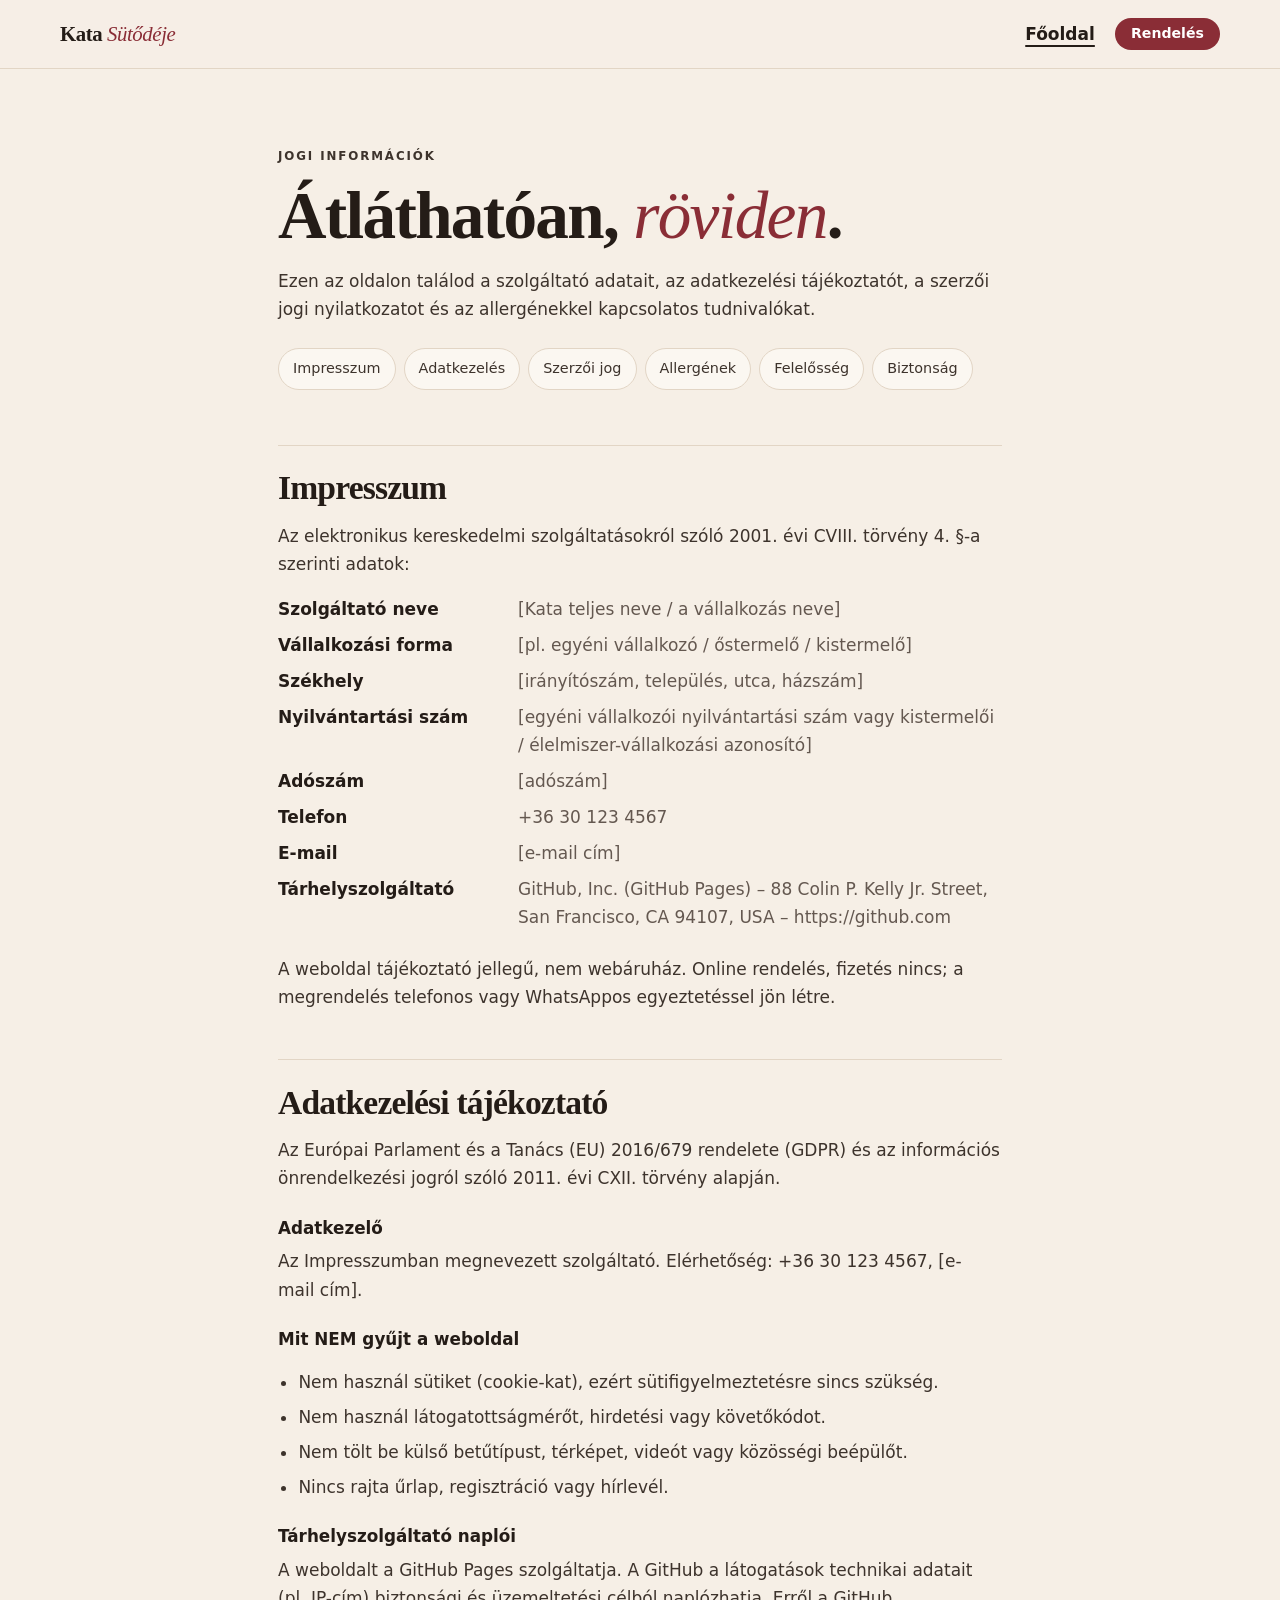
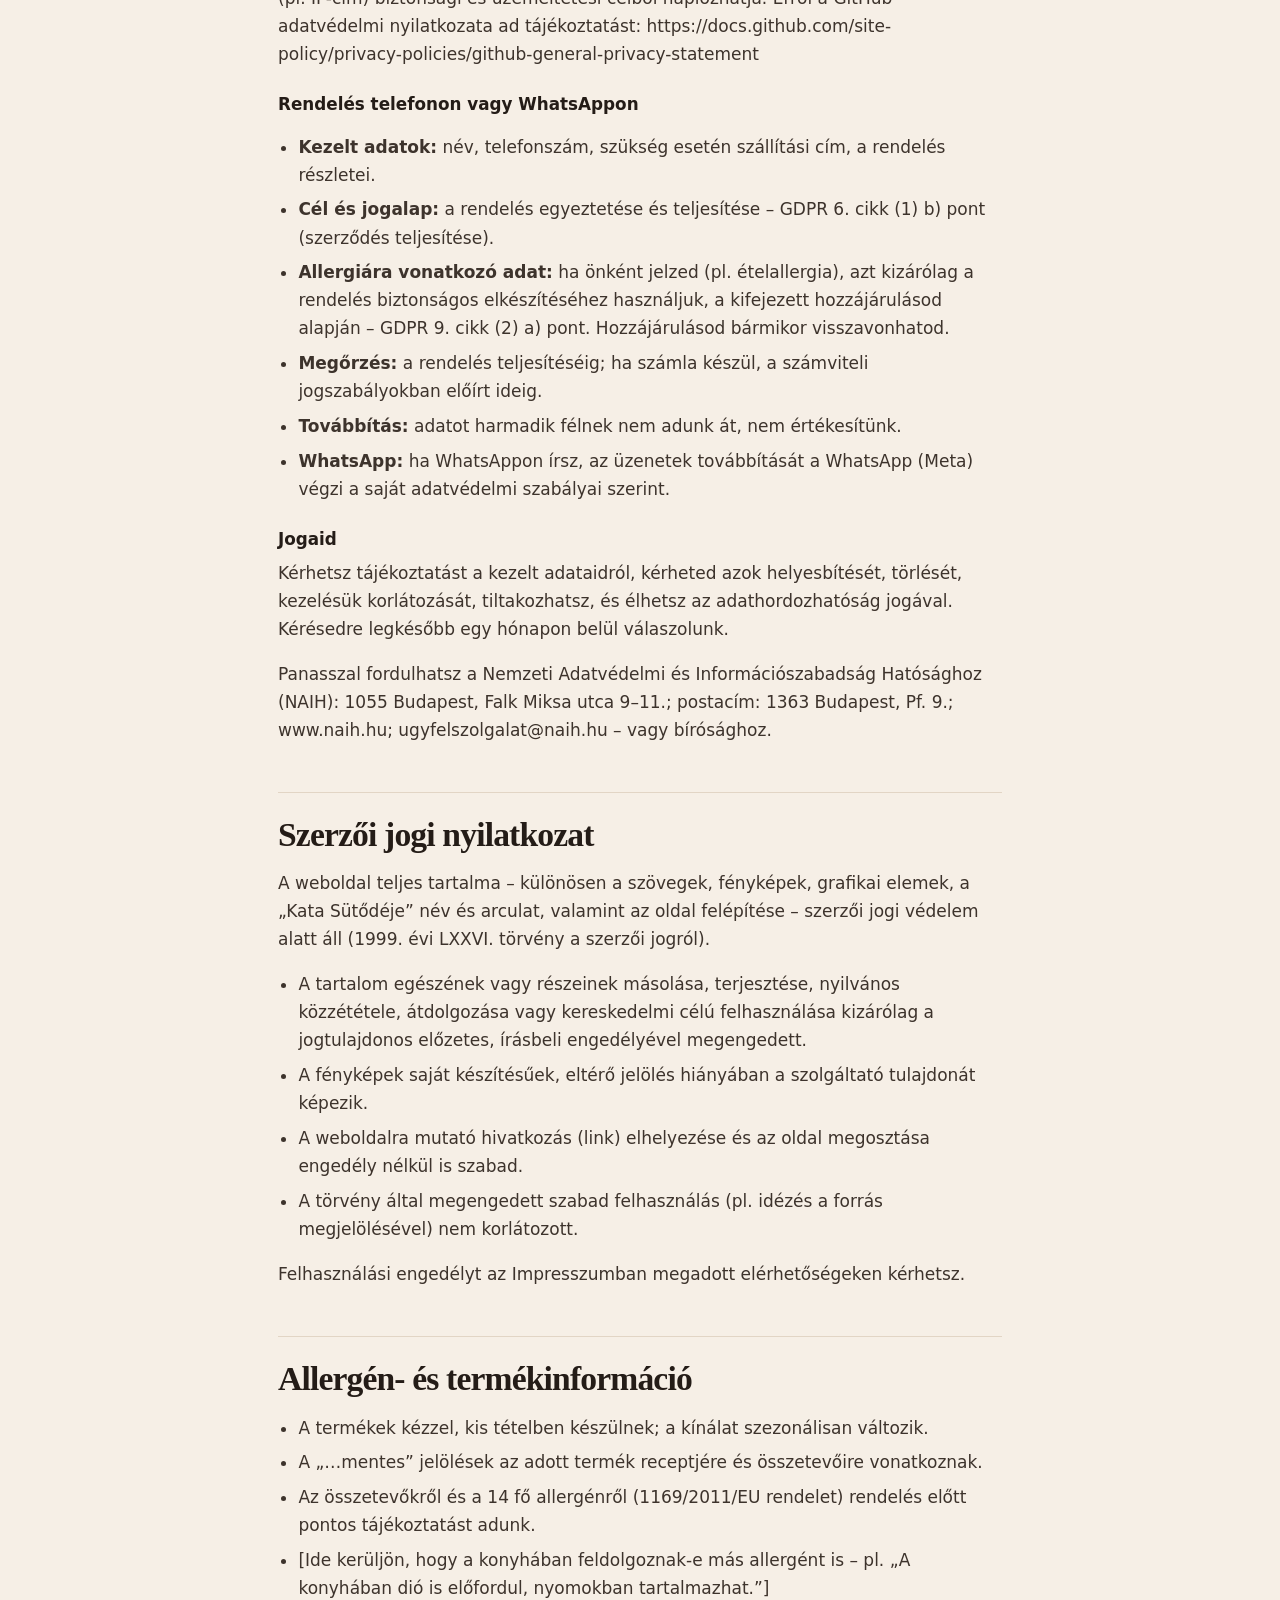
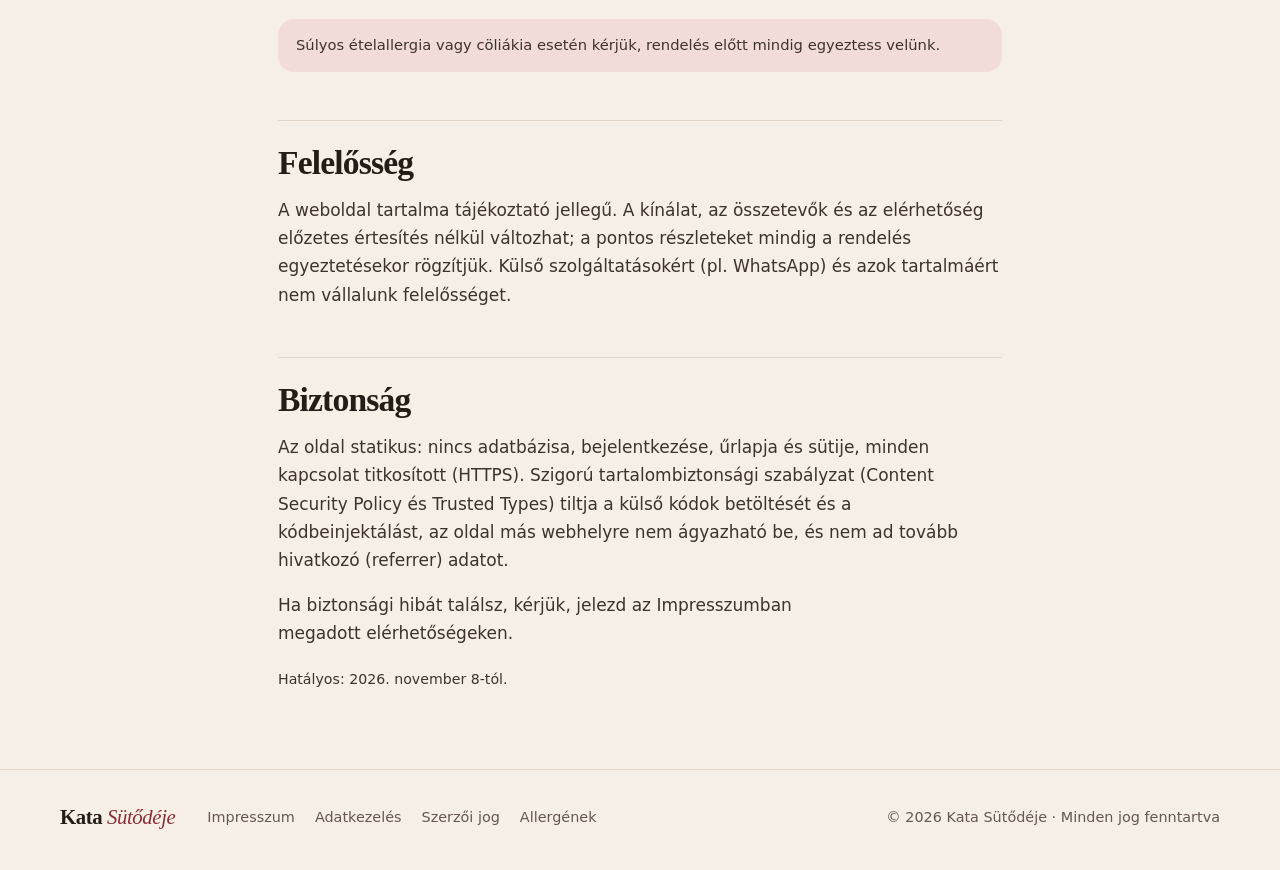
<file: jogi.html>
<!DOCTYPE html>
<html lang="hu">
<head>
  <meta charset="utf-8">
  <meta http-equiv="Content-Security-Policy" content="default-src 'none'; script-src 'self'; style-src 'self'; img-src 'self'; base-uri 'none'; form-action 'none'; object-src 'none'; require-trusted-types-for 'script'; trusted-types 'none'; upgrade-insecure-requests">
  <meta name="referrer" content="no-referrer">
  <meta name="viewport" content="width=device-width, initial-scale=1">
  <meta name="color-scheme" content="light">
  <meta name="theme-color" content="#f6efe6">
  <title>Jogi információk – Kata Sütődéje</title>
  <meta name="description" content="Impresszum, adatkezelési tájékoztató, szerzői jogi nyilatkozat és allergén-tájékoztató – Kata Sütődéje.">
  <link rel="canonical" href="https://katasutodeje.hu/jogi.html">
  <link rel="icon" href="favicon.svg" type="image/svg+xml">
  <link rel="stylesheet" href="styles.css">
  <script src="kinalat.js" defer></script>
  <script src="script.js" defer></script>
</head>
<body>
<a class="skip" href="#tartalom">Ugrás a tartalomra</a>

<header class="header">
  <div class="wrap header__in">
    <a class="brand" href="./">Kata <em>Sütődéje</em></a>
    <a class="link" href="./">Főoldal</a>
    <a class="btn btn--sm" href="./#rendeles">Rendelés</a>
  </div>
</header>

<main class="legal" id="tartalom">
  <p class="eyebrow">Jogi információk</p>
  <h1>Átláthatóan, <em>röviden</em>.</h1>
  <p>Ezen az oldalon találod a szolgáltató adatait, az adatkezelési tájékoztatót, a szerzői jogi nyilatkozatot és az allergénekkel kapcsolatos tudnivalókat.</p>
  <ul class="toc">
    <li><a href="#impresszum">Impresszum</a></li>
    <li><a href="#adatkezeles">Adatkezelés</a></li>
    <li><a href="#szerzoi-jog">Szerzői jog</a></li>
    <li><a href="#allergenek">Allergének</a></li>
    <li><a href="#felelosseg">Felelősség</a></li>
    <li><a href="#biztonsag">Biztonság</a></li>
  </ul>

  <!-- ===================== IMPRESSZUM ===================== -->
  <h2 id="impresszum">Impresszum</h2>
  <p>Az elektronikus kereskedelmi szolgáltatásokról szóló 2001. évi CVIII. törvény 4. §-a szerinti adatok:</p>
  <dl>
    <dt>Szolgáltató neve</dt><dd>[Kata teljes neve / a vállalkozás neve]</dd>
    <dt>Vállalkozási forma</dt><dd>[pl. egyéni vállalkozó / őstermelő / kistermelő]</dd>
    <dt>Székhely</dt><dd>[irányítószám, település, utca, házszám]</dd>
    <dt>Nyilvántartási szám</dt><dd>[egyéni vállalkozói nyilvántartási szám vagy kistermelői / élelmiszer-vállalkozási azonosító]</dd>
    <dt>Adószám</dt><dd>[adószám]</dd>
    <dt>Telefon</dt><dd><span data-telefon></span></dd>
    <dt>E-mail</dt><dd>[e-mail cím]</dd>
    <dt>Tárhelyszolgáltató</dt><dd>GitHub, Inc. (GitHub Pages) – 88 Colin P. Kelly Jr. Street, San Francisco, CA 94107, USA – https://github.com</dd>
  </dl>
  <p>A weboldal tájékoztató jellegű, nem webáruház. Online rendelés, fizetés nincs; a megrendelés telefonos vagy WhatsAppos egyeztetéssel jön létre.</p>

  <!-- ===================== ADATKEZELÉS ===================== -->
  <h2 id="adatkezeles">Adatkezelési tájékoztató</h2>
  <p>Az Európai Parlament és a Tanács (EU) 2016/679 rendelete (GDPR) és az információs önrendelkezési jogról szóló 2011. évi CXII. törvény alapján.</p>

  <h3>Adatkezelő</h3>
  <p>Az Impresszumban megnevezett szolgáltató. Elérhetőség: <span data-telefon></span>, [e-mail cím].</p>

  <h3>Mit NEM gyűjt a weboldal</h3>
  <ul>
    <li>Nem használ sütiket (cookie-kat), ezért sütifigyelmeztetésre sincs szükség.</li>
    <li>Nem használ látogatottságmérőt, hirdetési vagy követőkódot.</li>
    <li>Nem tölt be külső betűtípust, térképet, videót vagy közösségi beépülőt.</li>
    <li>Nincs rajta űrlap, regisztráció vagy hírlevél.</li>
  </ul>

  <h3>Tárhelyszolgáltató naplói</h3>
  <p>A weboldalt a GitHub Pages szolgáltatja. A GitHub a látogatások technikai adatait (pl. IP-cím) biztonsági és üzemeltetési célból naplózhatja. Erről a GitHub adatvédelmi nyilatkozata ad tájékoztatást: https://docs.github.com/site-policy/privacy-policies/github-general-privacy-statement</p>

  <h3>Rendelés telefonon vagy WhatsAppon</h3>
  <ul>
    <li><strong>Kezelt adatok:</strong> név, telefonszám, szükség esetén szállítási cím, a rendelés részletei.</li>
    <li><strong>Cél és jogalap:</strong> a rendelés egyeztetése és teljesítése – GDPR 6. cikk (1) b) pont (szerződés teljesítése).</li>
    <li><strong>Allergiára vonatkozó adat:</strong> ha önként jelzed (pl. ételallergia), azt kizárólag a rendelés biztonságos elkészítéséhez használjuk, a kifejezett hozzájárulásod alapján – GDPR 9. cikk (2) a) pont. Hozzájárulásod bármikor visszavonhatod.</li>
    <li><strong>Megőrzés:</strong> a rendelés teljesítéséig; ha számla készül, a számviteli jogszabályokban előírt ideig.</li>
    <li><strong>Továbbítás:</strong> adatot harmadik félnek nem adunk át, nem értékesítünk.</li>
    <li><strong>WhatsApp:</strong> ha WhatsAppon írsz, az üzenetek továbbítását a WhatsApp (Meta) végzi a saját adatvédelmi szabályai szerint.</li>
  </ul>

  <h3>Jogaid</h3>
  <p>Kérhetsz tájékoztatást a kezelt adataidról, kérheted azok helyesbítését, törlését, kezelésük korlátozását, tiltakozhatsz, és élhetsz az adathordozhatóság jogával. Kérésedre legkésőbb egy hónapon belül válaszolunk.</p>
  <p>Panasszal fordulhatsz a Nemzeti Adatvédelmi és Információszabadság Hatósághoz (NAIH): 1055 Budapest, Falk Miksa utca 9–11.; postacím: 1363 Budapest, Pf. 9.; www.naih.hu; ugyfelszolgalat@naih.hu – vagy bírósághoz.</p>

  <!-- ===================== SZERZŐI JOG ===================== -->
  <h2 id="szerzoi-jog">Szerzői jogi nyilatkozat</h2>
  <p>A weboldal teljes tartalma – különösen a szövegek, fényképek, grafikai elemek, a „Kata Sütődéje” név és arculat, valamint az oldal felépítése – szerzői jogi védelem alatt áll (1999. évi LXXVI. törvény a szerzői jogról).</p>
  <ul>
    <li>A tartalom egészének vagy részeinek másolása, terjesztése, nyilvános közzététele, átdolgozása vagy kereskedelmi célú felhasználása kizárólag a jogtulajdonos előzetes, írásbeli engedélyével megengedett.</li>
    <li>A fényképek saját készítésűek, eltérő jelölés hiányában a szolgáltató tulajdonát képezik.</li>
    <li>A weboldalra mutató hivatkozás (link) elhelyezése és az oldal megosztása engedély nélkül is szabad.</li>
    <li>A törvény által megengedett szabad felhasználás (pl. idézés a forrás megjelölésével) nem korlátozott.</li>
  </ul>
  <p>Felhasználási engedélyt az Impresszumban megadott elérhetőségeken kérhetsz.</p>

  <!-- ===================== ALLERGÉNEK ===================== -->
  <h2 id="allergenek">Allergén- és termékinformáció</h2>
  <ul>
    <li>A termékek kézzel, kis tételben készülnek; a kínálat szezonálisan változik.</li>
    <li>A „…mentes” jelölések az adott termék receptjére és összetevőire vonatkoznak.</li>
    <li>Az összetevőkről és a 14 fő allergénről (1169/2011/EU rendelet) rendelés előtt pontos tájékoztatást adunk.</li>
    <li>[Ide kerüljön, hogy a konyhában feldolgoznak-e más allergént is – pl. „A konyhában dió is előfordul, nyomokban tartalmazhat.”]</li>
  </ul>
  <p class="note">Súlyos ételallergia vagy cöliákia esetén kérjük, rendelés előtt mindig egyeztess velünk.</p>

  <!-- ===================== FELELŐSSÉG ===================== -->
  <h2 id="felelosseg">Felelősség</h2>
  <p>A weboldal tartalma tájékoztató jellegű. A kínálat, az összetevők és az elérhetőség előzetes értesítés nélkül változhat; a pontos részleteket mindig a rendelés egyeztetésekor rögzítjük. Külső szolgáltatásokért (pl. WhatsApp) és azok tartalmáért nem vállalunk felelősséget.</p>

  <!-- ===================== BIZTONSÁG ===================== -->
  <h2 id="biztonsag">Biztonság</h2>
  <p>Az oldal statikus: nincs adatbázisa, bejelentkezése, űrlapja és sütije, minden kapcsolat titkosított (HTTPS). Szigorú tartalombiztonsági szabályzat (Content Security Policy és Trusted Types) tiltja a külső kódok betöltését és a kódbeinjektálást, az oldal más webhelyre nem ágyazható be, és nem ad tovább hivatkozó (referrer) adatot.</p>
  <p>Ha biztonsági hibát találsz, kérjük, jelezd az Impresszumban megadott elérhetőségeken.</p>

  <p><small>Hatályos: 2026. november 8-tól.</small></p>
</main>

<footer class="footer">
  <div class="wrap footer__in">
    <a class="brand" href="./">Kata <em>Sütődéje</em></a>
    <nav class="footer__links" aria-label="Jogi információk">
      <a href="#impresszum">Impresszum</a>
      <a href="#adatkezeles">Adatkezelés</a>
      <a href="#szerzoi-jog">Szerzői jog</a>
      <a href="#allergenek">Allergének</a>
    </nav>
    <p>© <span data-ev>2026</span> Kata Sütődéje · Minden jog fenntartva</p>
  </div>
</footer>
</body>
</html>
</file>
<file: styles.css>
/* ===== Kata Sütődéje – v4 (letisztult, fotóközpontú) ===== */
:root {
  --bg: #f6efe6; --paper: #fbf7f1; --tint: #efe4d6; --ink: #241c17; --muted: #645850; --line: #e2d5c5;
  --accent: #8a2d36; --accent-dark: #6f222a; --accent-soft: #f1dcd7; --sage: #4f5e33; --sage-soft: #e2e6d2;
  --wa: #167a3e;
  --r-lg: 28px; --r-md: 20px;
  --serif: "Iowan Old Style", "Palatino Linotype", "Book Antiqua", Palatino, ui-serif, Georgia, serif;
  --sans: ui-sans-serif, system-ui, -apple-system, "Segoe UI", Roboto, "Helvetica Neue", Arial, sans-serif;
  --pad: clamp(18px, 4vw, 48px);
  color-scheme: light;
}
*, *::before, *::after { box-sizing: border-box; }
html { scroll-behavior: smooth; scroll-padding-top: 84px; overflow-x: clip; -webkit-text-size-adjust: 100%; }
body { margin: 0; background: var(--bg); color: var(--ink); font: 400 1.0625rem/1.65 var(--sans); -webkit-font-smoothing: antialiased; }
img { max-width: 100%; display: block; }
a { color: inherit; }
h1, h2, h3 { font-family: var(--serif); font-weight: 600; line-height: 1.02; letter-spacing: -.025em; margin: 0; text-wrap: balance; }
p { margin: 0 0 1em; text-wrap: pretty; }
em { font-style: italic; }
:focus-visible { outline: 3px solid var(--accent); outline-offset: 3px; border-radius: 6px; }
::selection { background: var(--accent); color: #fff; }
.skip { position: absolute; left: -9999px; top: 8px; z-index: 200; background: var(--ink); color: #fff; padding: 10px 16px; border-radius: 999px; }
.skip:focus { left: 8px; }
.wrap { width: min(1160px, 100% - 2 * var(--pad)); margin-inline: auto; }

/* ===== Gombok ===== */
.btn { display: inline-flex; align-items: center; justify-content: center; gap: .45em; padding: .9em 1.5em; border-radius: 999px; background: var(--accent); color: #fff; border: 0;
  font: 600 .95rem/1.1 var(--sans); text-decoration: none; white-space: nowrap; cursor: pointer; transition: background .2s, transform .2s; }
.btn:hover { background: var(--accent-dark); transform: translateY(-1px); }
.btn--sm { padding: .62em 1.15em; font-size: .88rem; }
.btn--wa { background: var(--wa); }
.btn--wa:hover { background: #10602f; }
.link { font-weight: 600; text-decoration: underline; text-decoration-thickness: 1.5px; text-underline-offset: 5px; }
.link:hover { color: var(--accent); }
[data-telefon] { white-space: nowrap; }

.eyebrow { font: 600 .74rem/1.3 var(--sans); text-transform: uppercase; letter-spacing: .16em; color: var(--muted); margin-bottom: 1.1rem; }
.accent { color: var(--accent); font-style: italic; font-weight: 500; }

/* ===== Fejléc ===== */
.header { position: sticky; top: 0; z-index: 50; background: color-mix(in srgb, var(--bg) 94%, transparent); border-bottom: 1px solid var(--line); }
.header__in { display: flex; align-items: center; gap: 20px; height: 68px; }
.brand { font: 600 1.3rem/1 var(--serif); text-decoration: none; letter-spacing: -.02em; margin-right: auto; white-space: nowrap; }
.brand em { color: var(--accent); font-weight: 500; }
.nav { display: flex; gap: 26px; }
.nav a { text-decoration: none; font-size: .94rem; font-weight: 500; color: var(--muted); }
.nav a:hover { color: var(--ink); }
.menu-btn { display: none; width: 44px; height: 44px; border-radius: 50%; border: 1px solid var(--line); background: var(--paper); cursor: pointer; flex-direction: column; justify-content: center; align-items: center; gap: 5px; }
.menu-btn span { width: 16px; height: 1.5px; background: var(--ink); }
.sheet { margin: 0; inset: 10px; width: auto; height: auto; max-height: calc(100dvh - 20px); border: 1px solid var(--line); border-radius: var(--r-lg); background: var(--paper); color: var(--ink); padding: 72px 26px 26px; flex-direction: column; gap: 4px; }
.sheet:popover-open { display: flex; }
.sheet::backdrop { background: rgb(36 28 23 / .35); }
.sheet a:not(.btn) { font: 600 1.9rem/1.2 var(--serif); text-decoration: none; padding: 10px 0; border-bottom: 1px solid var(--line); }
.sheet .btn { margin-top: 22px; }
.sheet__close { position: absolute; top: 14px; right: 14px; width: 44px; height: 44px; border-radius: 50%; border: 1px solid var(--line); background: var(--bg); color: var(--ink); font-size: 1.1rem; cursor: pointer; }

/* ===== Nyitó ===== */
.hero { padding: clamp(40px, 7vw, 88px) 0 clamp(48px, 7vw, 80px); }
.hero h1 { font-size: clamp(2.5rem, 7vw, 5.6rem); line-height: .98; letter-spacing: -.035em; max-width: 14ch; }
.mark { position: relative; display: inline-block; color: var(--accent); font-style: italic; font-weight: 500; white-space: nowrap; }
.scribble { position: absolute; left: 0; right: 0; bottom: -.12em; width: 100%; height: .28em; overflow: visible; }
.scribble path { fill: none; stroke: var(--accent); stroke-width: 4; stroke-linecap: round; stroke-dasharray: 420; stroke-dashoffset: 0; }
.hero__row { display: flex; flex-wrap: wrap; align-items: flex-end; justify-content: space-between; gap: 20px 40px; margin: clamp(22px, 3vw, 36px) 0 clamp(28px, 4vw, 48px); }
.lead { font-size: clamp(1.06rem, 1.4vw, 1.22rem); color: var(--muted); max-width: 42ch; margin: 0; }
.hero__cta { display: flex; align-items: center; gap: 22px; }
.hero__img { width: 100%; aspect-ratio: 16 / 8; object-fit: cover; border-radius: var(--r-lg); }

/* ===== Fotóhely ===== */
.ph { display: grid; place-content: center; justify-items: center; text-align: center; gap: 6px; color: var(--accent);
  background: repeating-linear-gradient(135deg, transparent 0 14px, rgb(138 45 54 / .035) 14px 15px), var(--accent-soft); }
.ph__icon { width: 46px; height: 46px; fill: none; stroke: currentColor; stroke-width: 2.2; stroke-linecap: round; opacity: .75; }
.ph__icon circle { fill: currentColor; stroke: none; opacity: .5; }
.ph__label { font: italic 600 1.1rem var(--serif); }
.ph small { font: 500 .72rem var(--sans); color: var(--muted); }

/* ===== Szekciók ===== */
.section { padding: clamp(64px, 9vw, 120px) 0; }
.section--tint { background: var(--tint); }
.head { max-width: 640px; margin-bottom: clamp(30px, 4vw, 52px); }
.head h2, .split h2, .order h2 { font-size: clamp(2.1rem, 4.6vw, 3.6rem); margin-bottom: .9rem; }
.head p:last-child { color: var(--muted); }

/* ===== Kínálat ===== */
.products { list-style: none; margin: 0; padding: 0; display: grid; grid-template-columns: repeat(auto-fit, minmax(250px, 1fr)); gap: clamp(20px, 3vw, 36px); }
.product__img { width: 100%; aspect-ratio: 4 / 5; object-fit: cover; border-radius: var(--r-md); margin-bottom: 18px; transition: transform .5s cubic-bezier(.2,.8,.2,1); }
.product:hover .product__img { transform: translateY(-4px); }
.product__cat { font: 600 .72rem/1 var(--sans); text-transform: uppercase; letter-spacing: .14em; color: var(--accent); margin-bottom: .6rem; }
.product__title { font-size: clamp(1.5rem, 2.2vw, 1.85rem); margin-bottom: .4rem; }
.product__text { color: var(--muted); margin: 0; }
.tags { display: flex; flex-wrap: wrap; gap: 6px; list-style: none; padding: 0; margin: 12px 0 0; }
.tags li { font: 600 .74rem/1 var(--sans); padding: 7px 11px; border-radius: 999px; background: var(--sage-soft); color: var(--sage); }

/* ===== Felosztott szekciók ===== */
.split { display: grid; grid-template-columns: 1fr 1fr; gap: clamp(32px, 6vw, 88px); align-items: center; }
.split > * { min-width: 0; }
.split__img { width: 100%; aspect-ratio: 4 / 5; object-fit: cover; border-radius: 999px 999px var(--r-lg) var(--r-lg); }
.split--rev .split__img { order: 2; border-radius: var(--r-lg); }
.split__text > p:not(.eyebrow):not(.sign) { color: var(--muted); font-size: 1.06rem; max-width: 50ch; }
.facts, .steps { list-style: none; padding: 0; margin: 1.8rem 0 0; display: grid; border-top: 1px solid var(--line); }
.facts li, .steps li { display: grid; grid-template-columns: 52px 1fr; gap: 10px; padding: 16px 0; border-bottom: 1px solid var(--line); }
.facts b, .steps b { font: italic 600 1.35rem/1.25 var(--serif); color: var(--accent); }
.facts strong, .steps strong { display: block; font-weight: 600; color: var(--ink); }
.facts span, .steps span { color: var(--muted); }
.todo { font-style: italic; border-left: 2px solid var(--accent); padding-left: 14px; }
.sign { font: italic 500 2rem/1 var(--serif); color: var(--accent); margin-top: 1.2rem; }

/* ===== Galéria ===== */
.gallery { display: grid; grid-template-columns: repeat(4, 1fr); gap: clamp(10px, 1.6vw, 18px); }
.gal__item { padding: 0; border: 0; border-radius: var(--r-md); overflow: hidden; cursor: zoom-in; background: var(--paper); aspect-ratio: 3 / 4; }
.gal__item:nth-child(even) { transform: translateY(clamp(12px, 2.5vw, 36px)); }
.gal__img { width: 100%; height: 100%; object-fit: cover; transition: transform .6s cubic-bezier(.2,.8,.2,1); }
.gal__item:hover .gal__img { transform: scale(1.04); }
.gal__item:has(.ph) { cursor: default; }
.lightbox { border: 0; padding: 0; background: transparent; max-width: min(92vw, 1100px); max-height: 92dvh; overflow: visible; }
.lightbox::backdrop { background: rgb(20 14 11 / .88); }
.lightbox img { max-height: 84dvh; width: auto; border-radius: var(--r-md); margin: 0 auto; }
.lightbox p { color: #f6efe6; text-align: center; margin: 12px 0 0; }
.lightbox__close { position: absolute; top: -52px; right: 0; width: 44px; height: 44px; border-radius: 50%; border: 0; background: #f6efe6; color: var(--ink); font-size: 1.1rem; cursor: pointer; }

/* ===== Rendelés ===== */
.order { display: grid; grid-template-columns: 1.05fr .95fr; gap: clamp(28px, 5vw, 72px); align-items: start; background: var(--paper); border: 1px solid var(--line); border-radius: clamp(24px, 3vw, 36px); padding: clamp(28px, 5vw, 64px); }
.order > * { min-width: 0; }
.order__intro > p { color: var(--muted); max-width: 42ch; }
.order__btns { display: flex; flex-wrap: wrap; gap: 12px; margin-top: 1.6rem; }
.order .steps { margin-top: 0; }

/* ===== Lábléc ===== */
.footer { border-top: 1px solid var(--line); padding: 36px 0 40px; font-size: .9rem; color: var(--muted); }
.footer__in { display: flex; flex-wrap: wrap; align-items: center; gap: 14px 32px; }
.footer__in .brand { margin-right: 0; color: var(--ink); }
.footer__links { display: flex; flex-wrap: wrap; gap: 6px 20px; }
.footer__links a { text-decoration: none; font-weight: 500; }
.footer__links a:hover { color: var(--accent); }
.footer p { margin: 0 0 0 auto; }

/* ===== Mobil rendelősáv ===== */
.callbar { display: none; }

/* ===== Visszafogott görgetéses megjelenés ===== */
@media (prefers-reduced-motion: no-preference) {
  .scribble path { stroke-dashoffset: 420; animation: rajz 1.1s .3s cubic-bezier(.6,0,.2,1) forwards; }
  @supports (animation-timeline: view()) {
    .reveal { animation: feltun linear both; animation-timeline: view(); animation-range: entry 0% cover 25%; }
  }
}
@keyframes rajz { to { stroke-dashoffset: 0; } }
@keyframes feltun { from { opacity: 0; transform: translateY(28px); } to { opacity: 1; transform: none; } }
@media (prefers-reduced-motion: reduce) { html { scroll-behavior: auto; } *, *::before, *::after { transition: none !important; } }

/* ===== Reszponzív ===== */
@media (max-width: 900px) {
  .nav { display: none; }
  .menu-btn { display: flex; }
  .header__in { gap: 10px; height: 62px; }
  .split, .order { grid-template-columns: 1fr; }
  .split--rev .split__img { order: 0; }
  .split__img { max-width: 520px; }
  .gallery { grid-template-columns: repeat(2, 1fr); }
  .gal__item:nth-child(even) { transform: none; }
}
@media (max-width: 760px) {
  body { padding-bottom: calc(76px + env(safe-area-inset-bottom)); }
  .callbar { display: grid; grid-template-columns: 1fr 1fr; gap: 10px; position: fixed; left: 0; right: 0; bottom: 0; z-index: 60;
    padding: 10px var(--pad) calc(10px + env(safe-area-inset-bottom)); background: color-mix(in srgb, var(--paper) 96%, transparent); border-top: 1px solid var(--line); }
  .hero__img { aspect-ratio: 4 / 5; }
  .hero__cta .link { display: none; }
  .hero__cta, .hero__cta .btn { width: 100%; }
  .order__btns { flex-direction: column; }
  .order__btns .btn { width: 100%; }
  .footer p { margin-left: 0; }
  .products { grid-template-columns: none; grid-auto-flow: column; grid-auto-columns: 74%; gap: 14px; overflow-x: auto; scroll-snap-type: x mandatory;
    margin-inline: calc(-1 * var(--pad)); padding: 0 var(--pad) 8px; scroll-padding-inline: var(--pad); scrollbar-width: none; }
  .products::-webkit-scrollbar { display: none; }
  .product { scroll-snap-align: start; }
  .product__img { margin-bottom: 14px; }
  .facts li, .steps li { grid-template-columns: 34px 1fr; }
}
@media (max-width: 380px) {
  .brand { font-size: 1.12rem; }
  .header .btn--sm { padding: .55em .9em; font-size: .82rem; }
}

/* ===== Jogi oldal ===== */
.legal { max-width: 820px; margin: 0 auto; padding: clamp(40px, 7vw, 80px) var(--pad) 60px; }
.legal h1 { font-size: clamp(2.4rem, 6vw, 4.2rem); margin-bottom: 1rem; }
.legal h1 em { color: var(--accent); font-weight: 500; }
.legal h2 { font-size: clamp(1.6rem, 3vw, 2.1rem); margin: 3rem 0 1rem; padding-top: 1.6rem; border-top: 1px solid var(--line); }
.legal h3 { font: 600 1.05rem/1.3 var(--sans); letter-spacing: 0; margin: 1.6rem 0 .5rem; }
.legal p, .legal li { color: #3d332c; }
.legal ul { padding-left: 1.2em; }
.legal li { margin-bottom: .4em; }
.legal dl { display: grid; grid-template-columns: minmax(140px, 220px) 1fr; gap: 8px 20px; margin: 0 0 1.4em; }
.legal dt { font-weight: 600; }
.legal dd { margin: 0; color: var(--muted); overflow-wrap: anywhere; }
.legal .toc { display: flex; flex-wrap: wrap; gap: 8px; list-style: none; padding: 0; margin: 1.6rem 0 0; }
.legal .toc a { display: inline-block; padding: 8px 14px; border: 1px solid var(--line); border-radius: 999px; text-decoration: none; font-size: .9rem; background: var(--paper); }
.legal .toc a:hover { border-color: var(--accent); color: var(--accent); }
.legal .note { font-size: .92rem; padding: 14px 18px; border-radius: 16px; background: var(--accent-soft); }
.legal p, .legal li { overflow-wrap: anywhere; }
@media (max-width: 560px) { .legal dl { grid-template-columns: 1fr; } .legal dd { margin-bottom: 8px; } }
</file>
